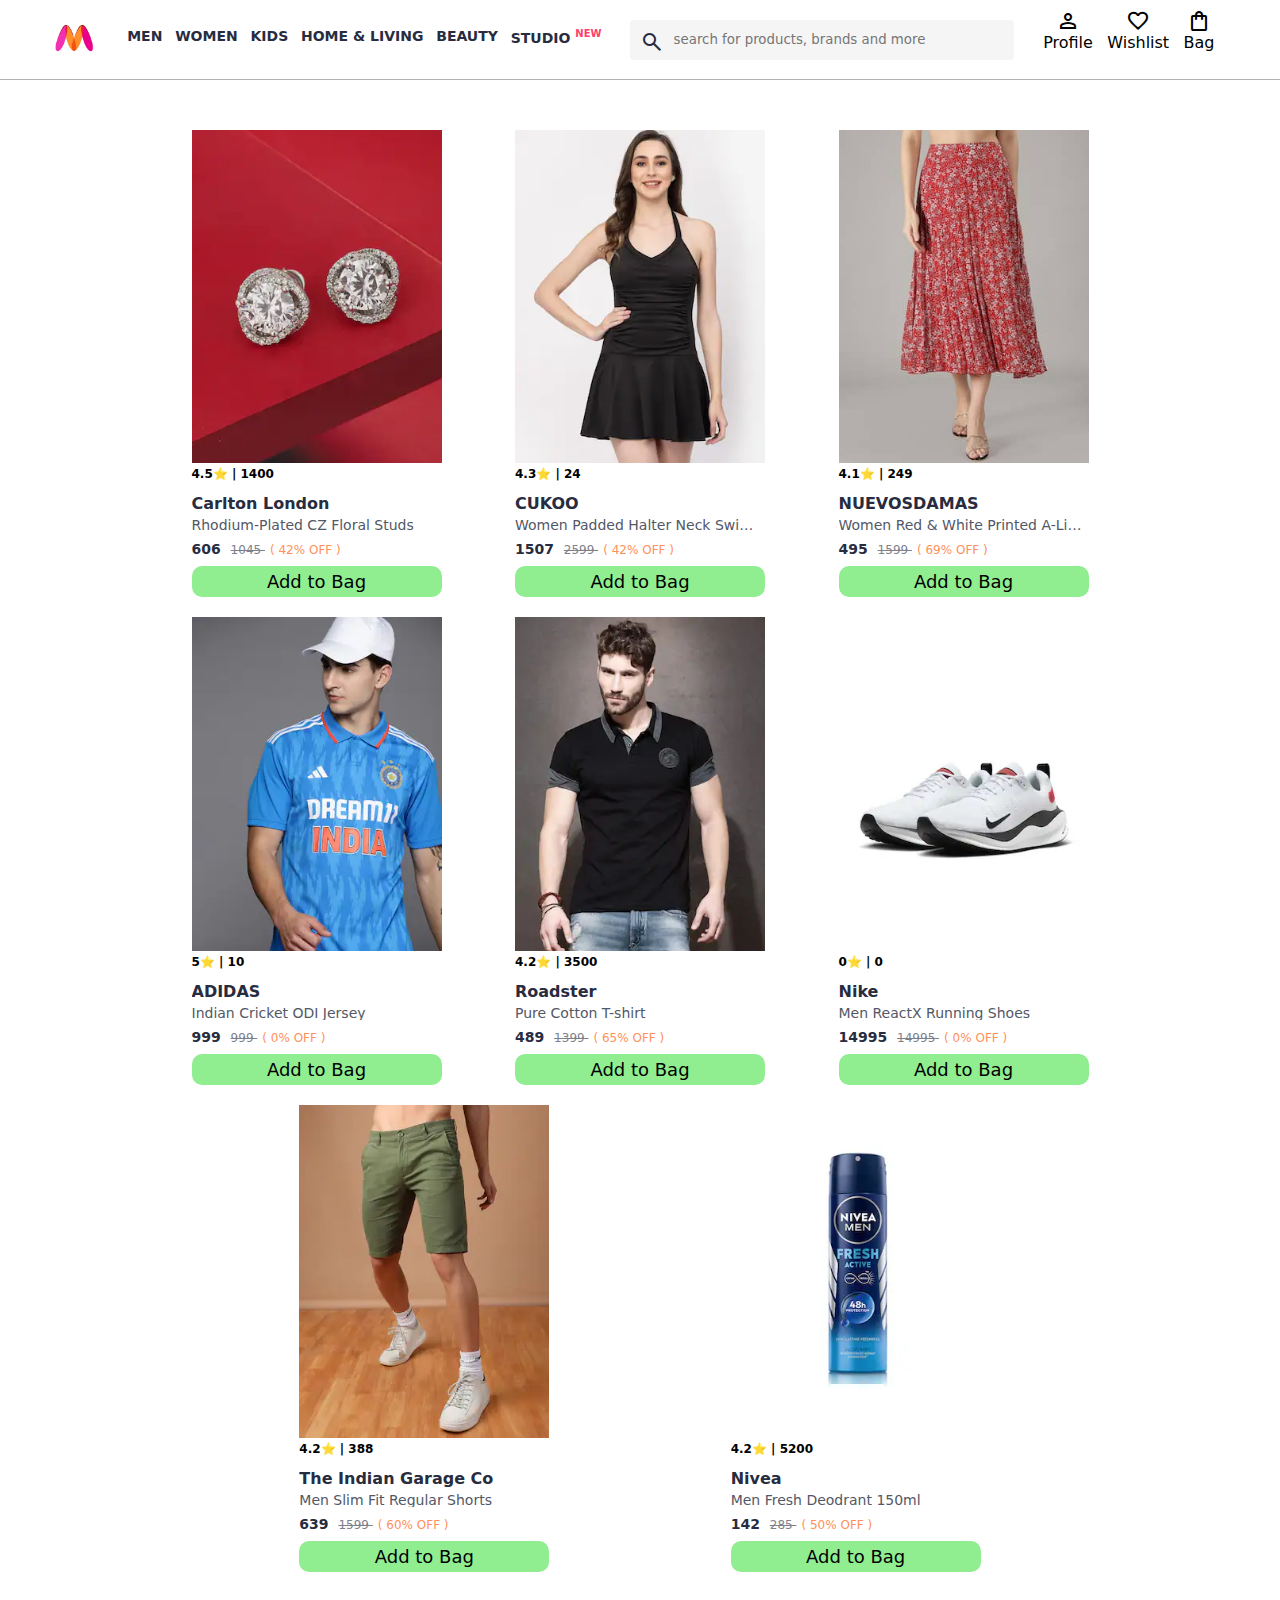
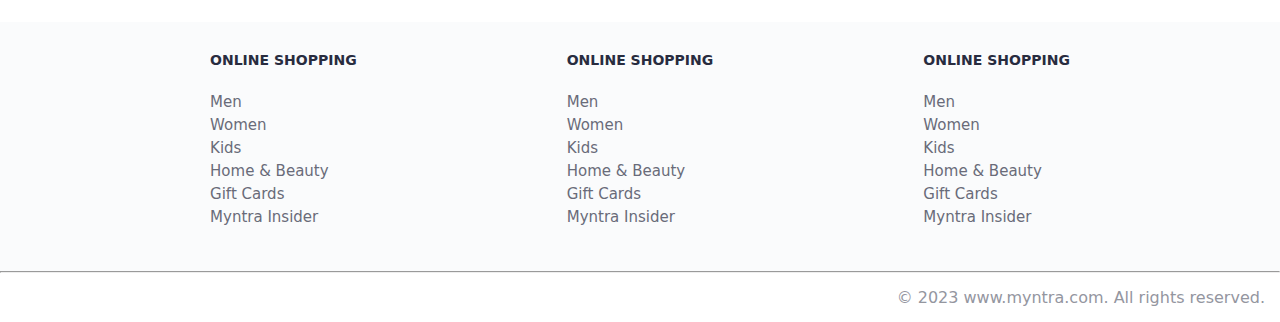
<file: index.html>
<!-- 6:27->1:21
12:23->1:37 -->
<!DOCTYPE html>
<html lang="en">

<head>
    <meta charset="UTF-8">
    <meta name="viewport" content="width=device-width, initial-scale=1.0">
    <title>Myntra | Online shopping</title>
    <link rel="stylesheet" href="style.css">
    <link rel="stylesheet" href="https://fonts.googleapis.com/css2?family=Material+Symbols+Outlined:opsz,wght,FILL,GRAD@20..48,100..700,0..1,-50..200" />
</head>

<body>
    <header>
        <div class="logo_container">
            <a href="MyntraClone/index.html"><img class="myntra_home" src="myntra_logo.webp" alt="myntra_home"></a>
        </div>
        <nav class="nav_bar">
            <a href="">MEN</a>
            <a href="">WOMEN</a>
            <a href="">KIDS</a>
            <a href="">HOME & LIVING</a>
            <a href="">BEAUTY</a>
            <a href="">STUDIO <sup>NEW</sup></a>
        </nav>
        <div class="search_bar">
            <span class="material-symbols-outlined search_icon">search</span>
            <input class="search_input" placeholder="search for products, brands and more">
        </div>
        <div class="action_bar">
            <div class="action_container">
                <span class="material-symbols-outlined">person</span>
                <span class="action_name">Profile</span>
            </div>
            <div class="action_container">
                <span class="material-symbols-outlined">favorite </span>
                <span class="action_name">Wishlist</span>
            </div>
            <a class="action_container" href="bag.html">
                <span class="material-symbols-outlined">shopping_bag </span>
                <span class="action_name">Bag</span>
                <span class="bag-item-count">0</span>
            </a>
        </div>
    </header>
    <main>
        <div class="items-container">
        </div>
    </main>
    <footer>
        <div class="footer_container">
            <div class="footer_column">
                <h3>ONLINE SHOPPING</h3>
                <a href="">Men</a>
                <a href="">Women</a>
                <a href="">Kids</a>
                <a href="">Home & Beauty</a>
                <a href="">Gift Cards</a>
                <a href="">Myntra Insider</a>

            </div>
            <div class="footer_column">
                <h3>ONLINE SHOPPING</h3>
                <a href="">Men</a>
                <a href="">Women</a>
                <a href="">Kids</a>
                <a href="">Home & Beauty</a>
                <a href="">Gift Cards</a>
                <a href="">Myntra Insider</a>

            </div>
            <div class="footer_column">
                <h3>ONLINE SHOPPING</h3>
                <a href="">Men</a>
                <a href="">Women</a>
                <a href="">Kids</a>
                <a href="">Home & Beauty</a>
                <a href="">Gift Cards</a>
                <a href="">Myntra Insider</a>

            </div>
        </div>
        <hr>
        <div class="copyright">
            © 2023 www.myntra.com. All rights reserved.
        </div>
    </footer>
    <script src="items.js"></script>
    <script src="script.js"></script>
</body>

</html>
</file>
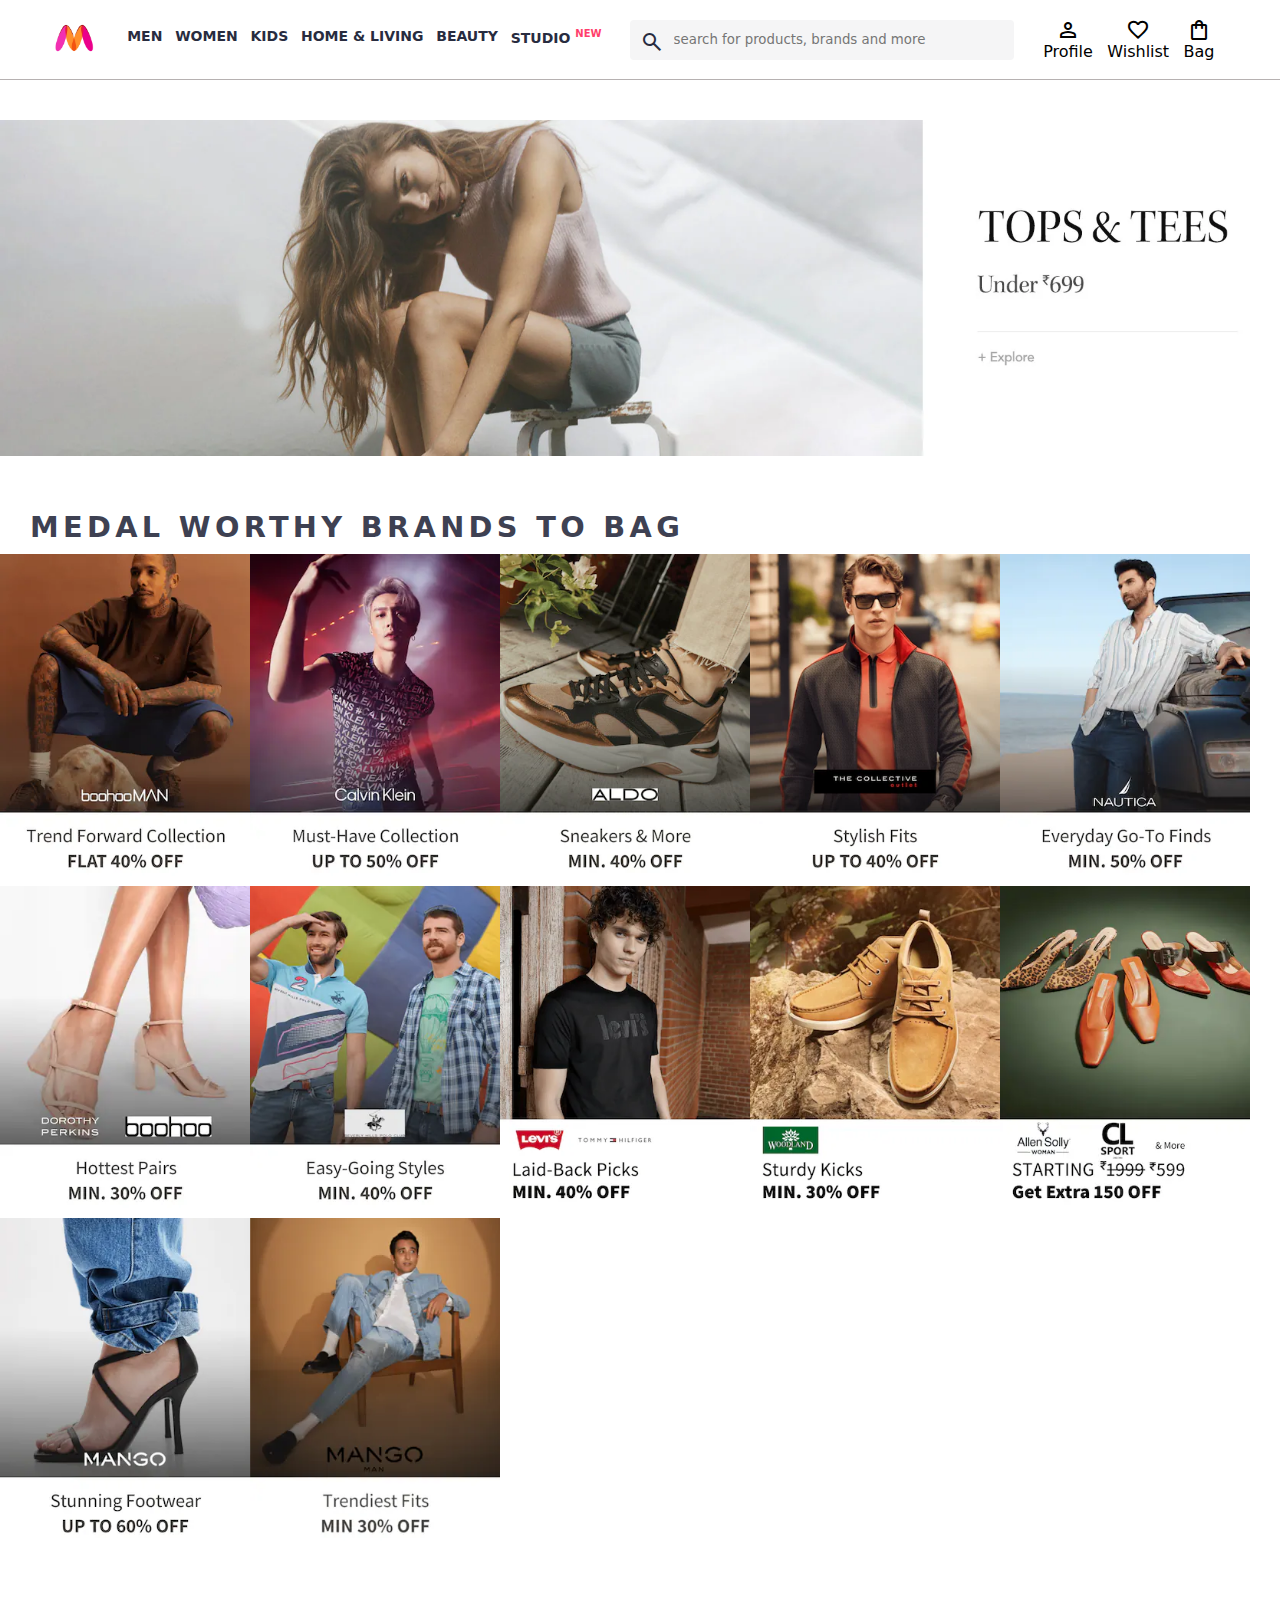
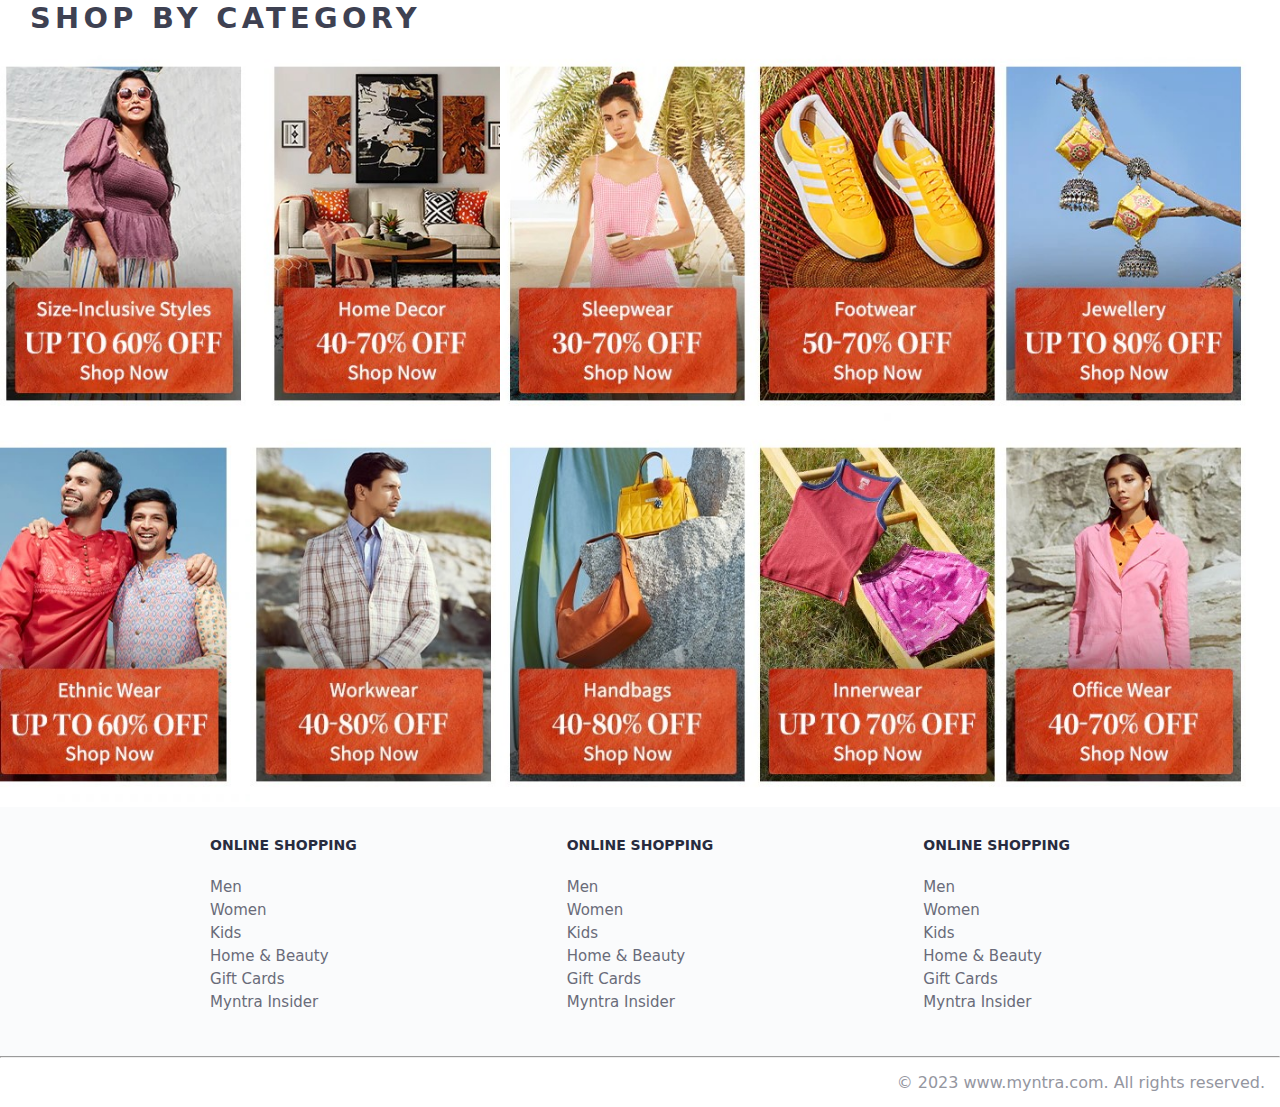
<file: MyntraClone/index.html>
<!DOCTYPE html>
<html lang="en">

<head>
    <meta charset="UTF-8">
    <meta name="viewport" content="width=device-width, initial-scale=1.0">
    <title>Myntra | Online shopping</title>
    <link rel="stylesheet" href="style.css">
    <link rel="stylesheet" href="https://fonts.googleapis.com/css2?family=Material+Symbols+Outlined:opsz,wght,FILL,GRAD@20..48,100..700,0..1,-50..200" />
</head>

<body>
    <header>
        <div class="logo_container">
            <a href="index.html"><img class="myntra_home" src="myntra_logo.webp" alt="myntra_home"></a>
        </div>
        <nav class="nav_bar">
            <a href="">MEN</a>
            <a href="">WOMEN</a>
            <a href="">KIDS</a>
            <a href="">HOME & LIVING</a>
            <a href="">BEAUTY</a>
            <a href="/index.html">STUDIO <sup>NEW</sup></a>
        </nav>
        <div class="search_bar">
            <span class="material-symbols-outlined search_icon">search</span>
            <input class="search_input" placeholder="search for products, brands and more">
        </div>
        <div class="action_bar">
            <div class="action_container">
                <span class="material-symbols-outlined">person</span>
                <span class="action_name">Profile</span>
            </div>
            <div class="action_container">
                <span class="material-symbols-outlined">favorite </span>
                <span class="action_name">Wishlist</span>
            </div>
            <div class="action_container">
                <span class="material-symbols-outlined">shopping_bag </span>
                <span class="action_name">Bag</span>
            </div>
        </div>
    </header>
    <main>

        <div class="banner_container">
            <img class="banner_image" src="banner.jpg" alt="banner_image">
        </div>
        <div class="category_heading">medal worthy brands to bag</div>
        <div class="category_items">
            <a href=""><img class="sale_item" src="offers/1.png" alt=""></a>
            <a href=""><img class="sale_item" src="offers/2.png" alt=""></a>
            <a href=""><img class="sale_item" src="offers/3.png" alt=""></a>
            <a href=""><img class="sale_item" src="offers/4.png" alt=""></a>
            <a href=""><img class="sale_item" src="offers/5.png" alt=""></a>
            <a href=""><img class="sale_item" src="offers/6.png" alt=""></a>
            <a href=""><img class="sale_item" src="offers/7.png" alt=""></a>
            <a href=""><img class="sale_item" src="offers/8.png" alt=""></a>
            <a href=""><img class="sale_item" src="offers/9.png" alt=""></a>
            <a href=""><img class="sale_item" src="offers/10.png" alt=""></a>
            <a href=""><img class="sale_item" src="offers/11.png" alt=""></a>
            <a href=""><img class="sale_item" src="offers/12.png" alt=""></a>
        </div>
        <div class="category_heading">SHOP BY CATEGORY</div>
        <div class="category_items">
            <a href=""><img class="sale_item" src="categories/1.jpg" alt=""></a>
            <a href=""><img class="sale_item" src="categories/2.jpg" alt=""></a>
            <a href=""><img class="sale_item" src="categories/3.jpg" alt=""></a>
            <a href=""><img class="sale_item" src="categories/4.jpg" alt=""></a>
            <a href=""><img class="sale_item" src="categories/5.jpg" alt=""></a>
            <a href=""><img class="sale_item" src="categories/6.jpg" alt=""></a>
            <a href=""><img class="sale_item" src="categories/7.jpg" alt=""></a>
            <a href=""><img class="sale_item" src="categories/8.jpg" alt=""></a>
            <a href=""><img class="sale_item" src="categories/9.jpg" alt=""></a>
            <a href=""><img class="sale_item" src="categories/10.jpg" alt=""></a>

        </div>
    </main>
    <footer>
        <div class="footer_container">
            <div class="footer_column">
                <h3>ONLINE SHOPPING</h3>
                <a href="">Men</a>
                <a href="">Women</a>
                <a href="">Kids</a>
                <a href="">Home & Beauty</a>
                <a href="">Gift Cards</a>
                <a href="">Myntra Insider</a>

            </div>
            <div class="footer_column">
                <h3>ONLINE SHOPPING</h3>
                <a href="">Men</a>
                <a href="">Women</a>
                <a href="">Kids</a>
                <a href="">Home & Beauty</a>
                <a href="">Gift Cards</a>
                <a href="">Myntra Insider</a>

            </div>
            <div class="footer_column">
                <h3>ONLINE SHOPPING</h3>
                <a href="">Men</a>
                <a href="">Women</a>
                <a href="">Kids</a>
                <a href="">Home & Beauty</a>
                <a href="">Gift Cards</a>
                <a href="">Myntra Insider</a>

            </div>
        </div>
        <hr>
        <div class="copyright">
            © 2023 www.myntra.com. All rights reserved.
        </div>
    </footer>

</body>

</html>
</file>
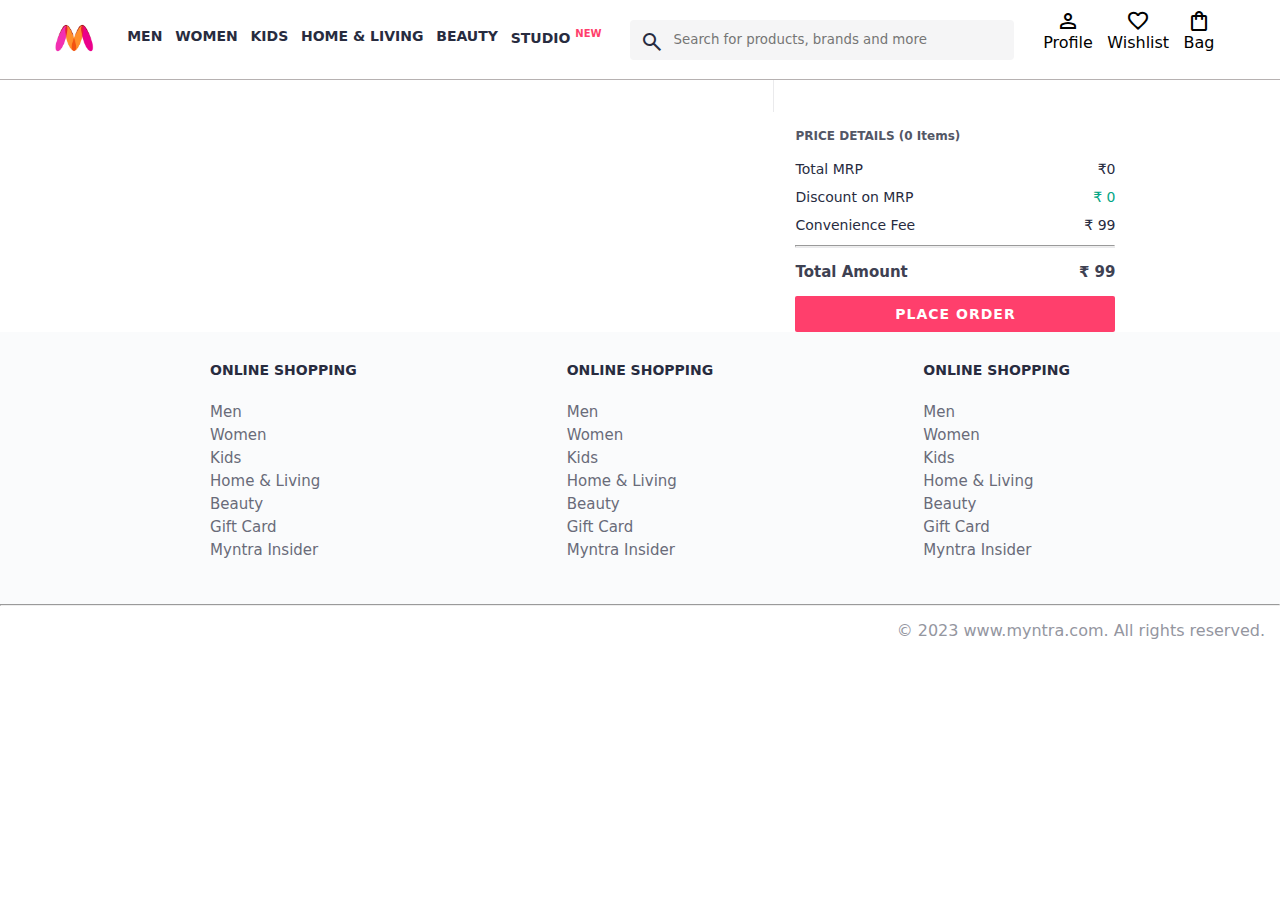
<file: bag.html>
<!DOCTYPE html>
<html lang="en">

<head>
    <title>Myntra Clone</title>
    <link rel="stylesheet" href="style.css">
    <link rel="stylesheet" href="bag.css">
    <link rel="stylesheet" href="https://fonts.googleapis.com/css2?family=Material+Symbols+Outlined:opsz,wght,FILL,GRAD@20..48,100..700,0..1,-50..200" />
</head>

<body>
    <header>
        <div class="logo_container">
            <a href="MyntraClone/index.html"><img class="myntra_home" src="myntra_logo.webp" alt="Myntra Home"></a>
        </div>
        <nav class="nav_bar">
            <a href="#">Men</a>
            <a href="#">Women</a>
            <a href="#">Kids</a>
            <a href="#">Home & Living</a>
            <a href="#">Beauty</a>
            <a href="#">Studio <sup>New</sup></a>
        </nav>
        <div class="search_bar">
            <span class="material-symbols-outlined search_icon">search</span>
            <input class="search_input" placeholder="Search for products, brands and more">
        </div>
        <div class="action_bar">
            <div class="action_container">
                <span class="material-symbols-outlined action_icon">person</span>
                <span class="action_name">Profile</span>
            </div>

            <div class="action_container">
                <span class="material-symbols-outlined action_icon">favorite</span>
                <span class="action_name">Wishlist</span>
            </div>

            <div class="action_container">
                <span class="material-symbols-outlined action_icon">shopping_bag</span>
                <span class="action_name">Bag</span>
                <span class="bag-item-count">0</span>
            </div>
        </div>
    </header>
    <main>
        <div class="bag-page">
            <div class="bag-items-container">


            </div>
            <div class="bag-summary">

            </div>

        </div>
    </main>
    <footer>
        <div class="footer_container">
            <div class="footer_column">
                <h3>ONLINE SHOPPING</h3>

                <a href="#">Men</a>
                <a href="#">Women</a>
                <a href="#">Kids</a>
                <a href="#">Home & Living</a>
                <a href="#">Beauty</a>
                <a href="#">Gift Card</a>
                <a href="#">Myntra Insider</a>
            </div>

            <div class="footer_column">
                <h3>ONLINE SHOPPING</h3>

                <a href="#">Men</a>
                <a href="#">Women</a>
                <a href="#">Kids</a>
                <a href="#">Home & Living</a>
                <a href="#">Beauty</a>
                <a href="#">Gift Card</a>
                <a href="#">Myntra Insider</a>
            </div>

            <div class="footer_column">
                <h3>ONLINE SHOPPING</h3>

                <a href="#">Men</a>
                <a href="#">Women</a>
                <a href="#">Kids</a>
                <a href="#">Home & Living</a>
                <a href="#">Beauty</a>
                <a href="#">Gift Card</a>
                <a href="#">Myntra Insider</a>
            </div>
        </div>
        <hr>

        <div class="copyright">
            © 2023 www.myntra.com. All rights reserved.
        </div>
    </footer>
    <script src="items.js"></script>
    <script src="script.js"></script>
    <script src="bag.js"></script>
</body>

</html>
</file>
<file: style.css>
* {
    margin: 0;
    padding: 0;
    font-family: system-ui, -apple-system, BlinkMacSystemFont, 'Segoe UI', Roboto, Oxygen, Ubuntu, Cantarell, 'Open Sans', 'Helvetica Neue', sans-serif;
    box-sizing: border-box;
}

header {
    display: flex;
    background-color: #ffffff;
    height: 80px;
    justify-content: space-between;
    align-items: center;
    border-bottom: 1px solid #b6b1b1;
}

.myntra_home {
    /* width: 53px; */
    height: 36px;
}

.logo_container {
    margin-left: 4%;
}

.action_bar {
    margin-right: 4%;
}

.nav_bar {
    display: flex;
    min-width: 500px;
    justify-content: space-evenly;
}

.nav_bar a {
    font-size: 14px;
    /* letter-spacing: 3px; */
    color: #282c3f;
    font-weight: 700;
    text-transform: uppercase;
    text-decoration: none;
    padding: 28px 0;
    border-bottom: 5px solid #ffffff;
}

.nav_bar a:hover {
    border-bottom: 4px solid red;
}

.nav_bar a sup {
    color: #ff3f6c;
    font-size: 10px;
}

.search_bar {
    height: 40px;
    min-width: 200px;
    width: 30%;
    display: flex;
    align-items: center;
}

.search_icon {
    box-sizing: content-box;
    height: 20px;
    padding: 10px;
    background-color: #f5f5f6;
    color: #282c3f;
    font-weight: 300;
    border-radius: 4px 0 0 4px;
}

.search_input {
    color: #696e79;
    background-color: #f5f5f6;
    flex-grow: 1;
    height: 40px;
    border: 0;
    border-radius: 0 4px 4px 0;
}

.action_bar {
    display: flex;
    min-width: 200px;
    justify-content: space-evenly;
}

.action_container {
    display: flex;
    flex-direction: column;
    align-items: center;
    text-decoration: none;
}

a.action_container:link {
    color: black;
}


/* main */

.items-container {
    width: 80%;
    margin: 50px 10%;
    display: flex;
    flex-wrap: wrap;
    justify-content: space-evenly;
}

.item-container {
    margin: 10px;
}


/* footer section */

.footer_container {
    padding: 30px 0px 40px 0px;
    background: #FAFBFC;
    display: flex;
    justify-content: space-evenly;
}

.footer_column {
    display: flex;
    flex-direction: column;
}

.footer_column h3 {
    color: #282c3f;
    font-size: 14px;
    margin-bottom: 25px;
}

.footer_column a {
    color: #696b79;
    display: block;
    font-size: 15px;
    text-decoration: none;
    padding-bottom: 5px;
    cursor: pointer;
    line-height: normal;
}

.copyright {
    color: #94969f;
    text-align: end;
    padding: 15px;
}


/* main section */

.items-container {
    width: 80%;
    margin: 40px 10%;
}

.item-container {
    width: 250px;
}

.item-image {
    width: 100%;
}

.rating {
    font-size: 12px;
    font-weight: 700;
}

.company-name {
    margin-top: 15px;
    font-size: 16px;
    font-weight: 700;
    line-height: 1;
    color: #282c3f;
    margin-bottom: 6px;
    overflow: hidden;
    text-overflow: ellipsis;
    white-space: nowrap;
}

.item-name {
    color: #535766;
    font-size: 14px;
    line-height: 1;
    margin-bottom: 0;
    margin-top: 0;
    overflow: hidden;
    text-overflow: ellipsis;
    white-space: nowrap;
    font-weight: 400;
    display: block;
}

.price {
    margin-top: 10px;
    font-size: 14px;
    line-height: 15px;
    color: #282c3f;
    white-space: nowrap;
}

.current-price {
    font-size: 14px;
    font-weight: 700;
    color: #282c3f;
}

.original-price {
    text-decoration: line-through;
    color: #7e818c;
    font-weight: 400;
    margin-left: 5px;
    font-size: 12px;
}

.discount {
    color: #ff905a;
    font-weight: 400;
    font-size: 12px;
    margin-left: 5px;
}

.btn-add-bag {
    margin-top: 8px;
    font-size: 18px;
    width: 100%;
    background-color: lightgreen;
    border: none;
    padding: 5px 15px;
    border-radius: 10px;
    cursor: pointer;
}

.bag-item-count {
    background-color: #f16565;
    white-space: nowrap;
    text-align: center;
    line-height: 18px;
    padding: 0 6px;
    height: 18px;
    position: relative;
    border-radius: 50%;
    font-size: 12px;
    color: #fff;
    left: 13px;
    top: -44px;
    font-weight: 700;
    cursor: pointer;
}
</file>
<file: MyntraClone/style.css>
* {
    margin: 0;
    padding: 0;
    font-family: system-ui, -apple-system, BlinkMacSystemFont, 'Segoe UI', Roboto, Oxygen, Ubuntu, Cantarell, 'Open Sans', 'Helvetica Neue', sans-serif;
    box-sizing: border-box;
}

header {
    display: flex;
    background-color: #ffffff;
    height: 80px;
    justify-content: space-between;
    align-items: center;
    border-bottom: 1px solid #b6b1b1;
}

.myntra_home {
    /* width: 53px; */
    height: 36px;
}

.logo_container {
    margin-left: 4%;
}

.action_bar {
    margin-right: 4%;
}

.nav_bar {
    display: flex;
    min-width: 500px;
    justify-content: space-evenly;
}

.nav_bar a {
    font-size: 14px;
    /* letter-spacing: 3px; */
    color: #282c3f;
    font-weight: 700;
    text-transform: uppercase;
    text-decoration: none;
    padding: 28px 0;
    border-bottom: 5px solid #ffffff;
}

.nav_bar a:hover {
    border-bottom: 4px solid red;
}

.nav_bar a sup {
    color: #ff3f6c;
    font-size: 10px;
}

.search_bar {
    height: 40px;
    min-width: 200px;
    width: 30%;
    display: flex;
    align-items: center;
}

.search_icon {
    box-sizing: content-box;
    height: 20px;
    padding: 10px;
    background-color: #f5f5f6;
    color: #282c3f;
    font-weight: 300;
    border-radius: 4px 0 0 4px;
}

.search_input {
    color: #696e79;
    background-color: #f5f5f6;
    flex-grow: 1;
    height: 40px;
    border: 0;
    border-radius: 0 4px 4px 0;
}

.action_bar {
    display: flex;
    min-width: 200px;
    justify-content: space-evenly;
}

.action_container {
    display: flex;
    flex-direction: column;
    align-items: center;
}


/* main section */

.banner_container {
    margin: 40px 0;
}

.banner_image {
    width: 100%;
}

.category_heading {
    text-transform: uppercase;
    color: #3e4152;
    letter-spacing: .15em;
    font-size: 1.8em;
    margin: 50px 0 10px 30px;
    max-height: 5em;
    font-weight: 700;
}

.category_items {
    display: flex;
    flex-wrap: wrap;
}

.sale_item {
    width: 250px;
}

.footer_container {
    padding: 30px 0px 40px 0px;
    background: #FAFBFC;
    display: flex;
    justify-content: space-evenly;
}

.footer_column {
    display: flex;
    flex-direction: column;
}

.footer_column h3 {
    color: #282c3f;
    font-size: 14px;
    margin-bottom: 25px;
}

.footer_column a {
    color: #696b79;
    display: block;
    font-size: 15px;
    text-decoration: none;
    padding-bottom: 5px;
    cursor: pointer;
    line-height: normal;
}

.copyright {
    color: #94969f;
    text-align: end;
    padding: 15px;
}
</file>
<file: bag.css>
.bag-items-container {
  display: inline-block;
  width: 64%;
  padding-right: 20px;
  border-right: 1px solid #eaeaec;
  padding-top: 32px;
  color: #282c3f;
  font-size: 13px;
  line-height: 1.42857143;
}

.bag-page {
  width: 75%;
  margin-left: 12.5%;
}

.bag-summary {
  vertical-align: top;
  display: inline-block;
  width: 35%;
  padding: 24px 0 0 16px;
  color: #282c3f;
  font-size: 13px;
  line-height: 1.42857143;
}

.bag-details-container {
  margin-bottom: 16px;
}

.price-header {
  font-size: 12px;
  font-weight: 700;
  margin: 24px 0 16px;
  color: #535766;
}

.price-item {
  margin-bottom: 12px;
  line-height: 16px;
  font-size: 14px;
  color: #282c3f;
}

.price-item-value {
  float: right;
}

.priceDetail-base-discount {
  color: #03a685;
}

.price-footer {
  font-weight: 700;
  font-size: 15px;
  padding-top: 16px;
  border-top: 1px solid #eaeaec;
  color: #3e4152;
  line-height: 16px;
}

.btn-place-order {
  width: 100%;
  letter-spacing: 1px;
  font-size: 14px;
  font-weight: 600;
  border-radius: 2px;
  border-width: 0px;
  padding: 10px 16px;
  background-color: rgb(255, 63, 108);
  color: rgb(255, 255, 255);
  cursor: pointer;
}

.bag-item-container {
  margin-bottom: 8px;
  background: #fff;
  font-size: 14px;
  border: 1px solid #eaeaec;
  border-radius: 4px;
  position: relative;
  padding: 12px 12px 0;
}

.item-left-part {
  position: absolute;
  background: rgb(255, 242, 223);
  height: 148px;
  width: 111px;
}

.item-right-part {
  padding-left: 12px;
  position: relative;
  min-height: 148px;
  margin-left: 111px;
  margin-bottom: 12px;
}

.bag-item-img {
  width: 100%;
}

.return-period {
  display: inline-flex;
  font-size: 14px;
  padding-top: 8px;
}

.return-period-days {
  font-weight: 700;
  margin-right: 4px;
}

.delivery-details {
  margin-top: 5px;
  color: #282c3f;
  font-size: 12px;
  letter-spacing: -.1px;
  margin-bottom: 8px;
  line-height: 15px;
}

.delivery-details-days {
  color: #03a685;
}

.remove-from-cart {
  position: absolute;
  font-size: 25px;
  top: 10px;
  right: 18px;
  width: 14px;
  height: 14px;
  cursor: pointer;
}
</file>
